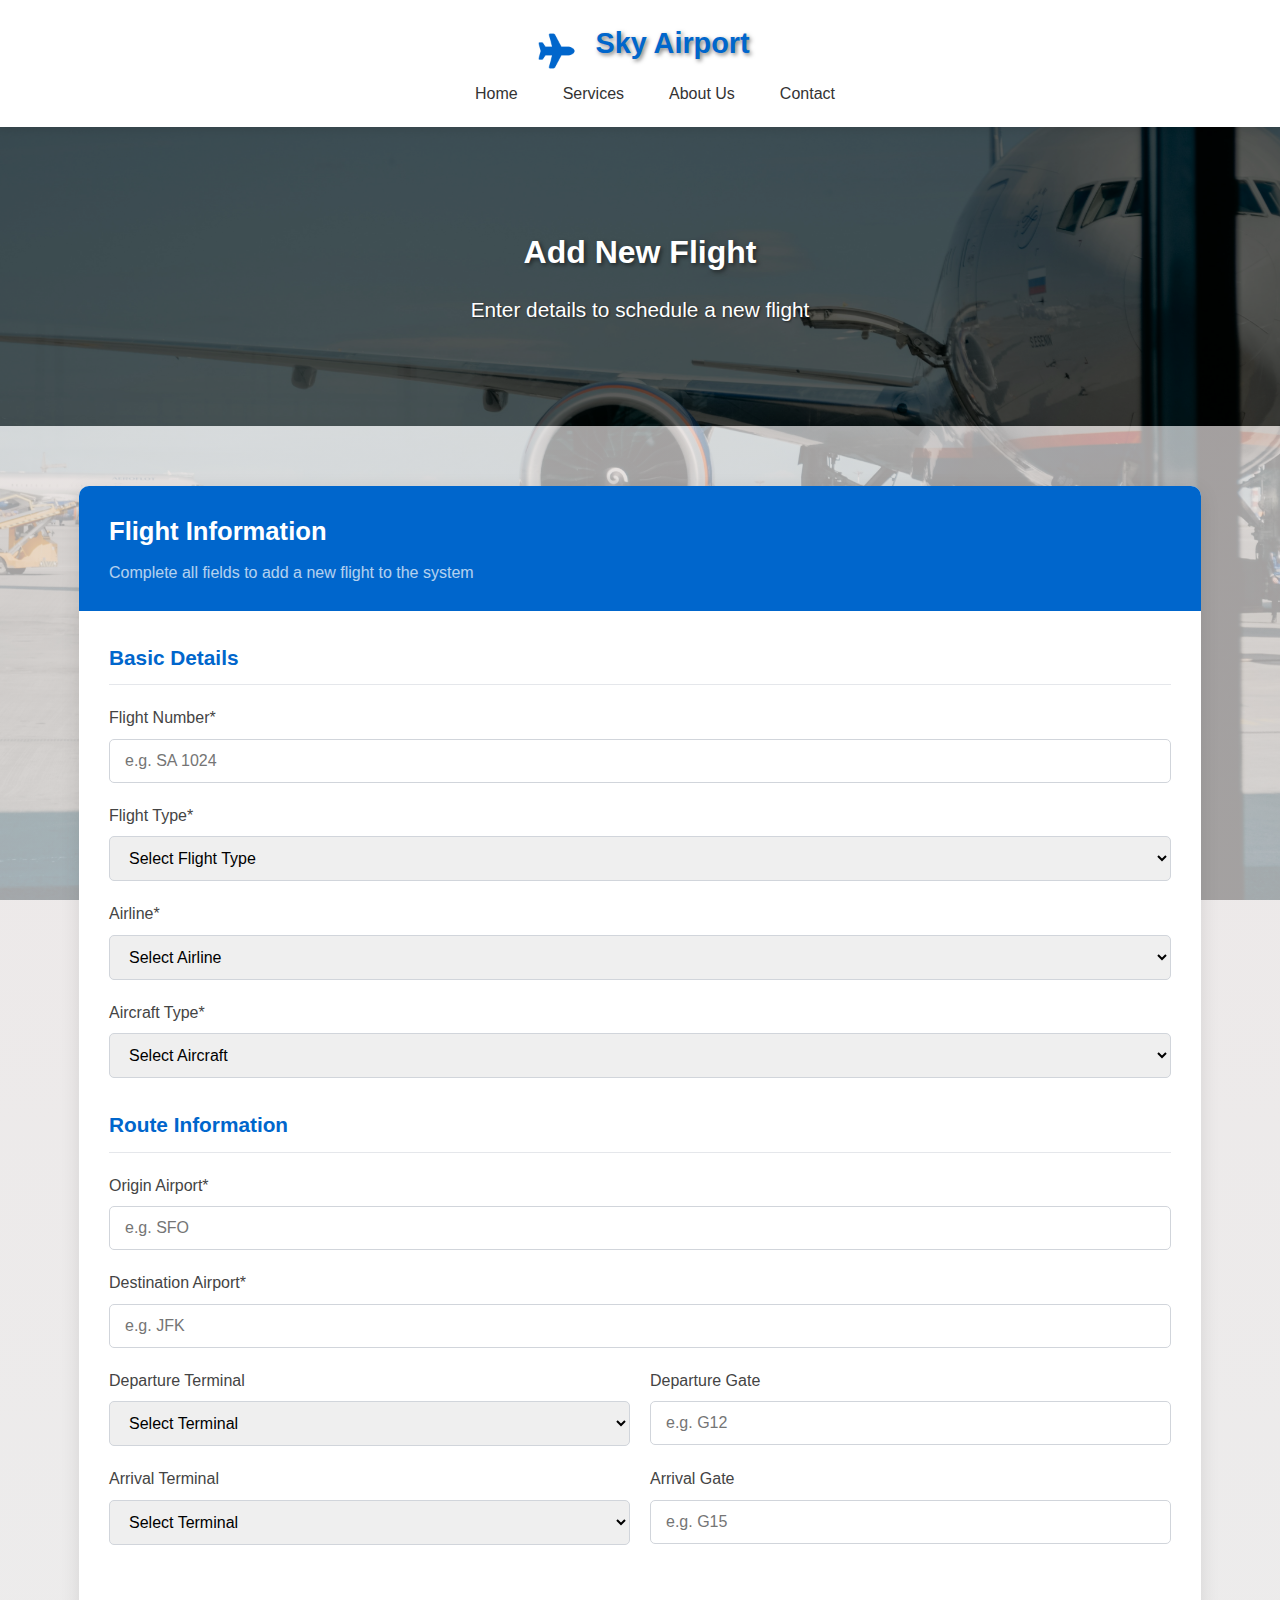
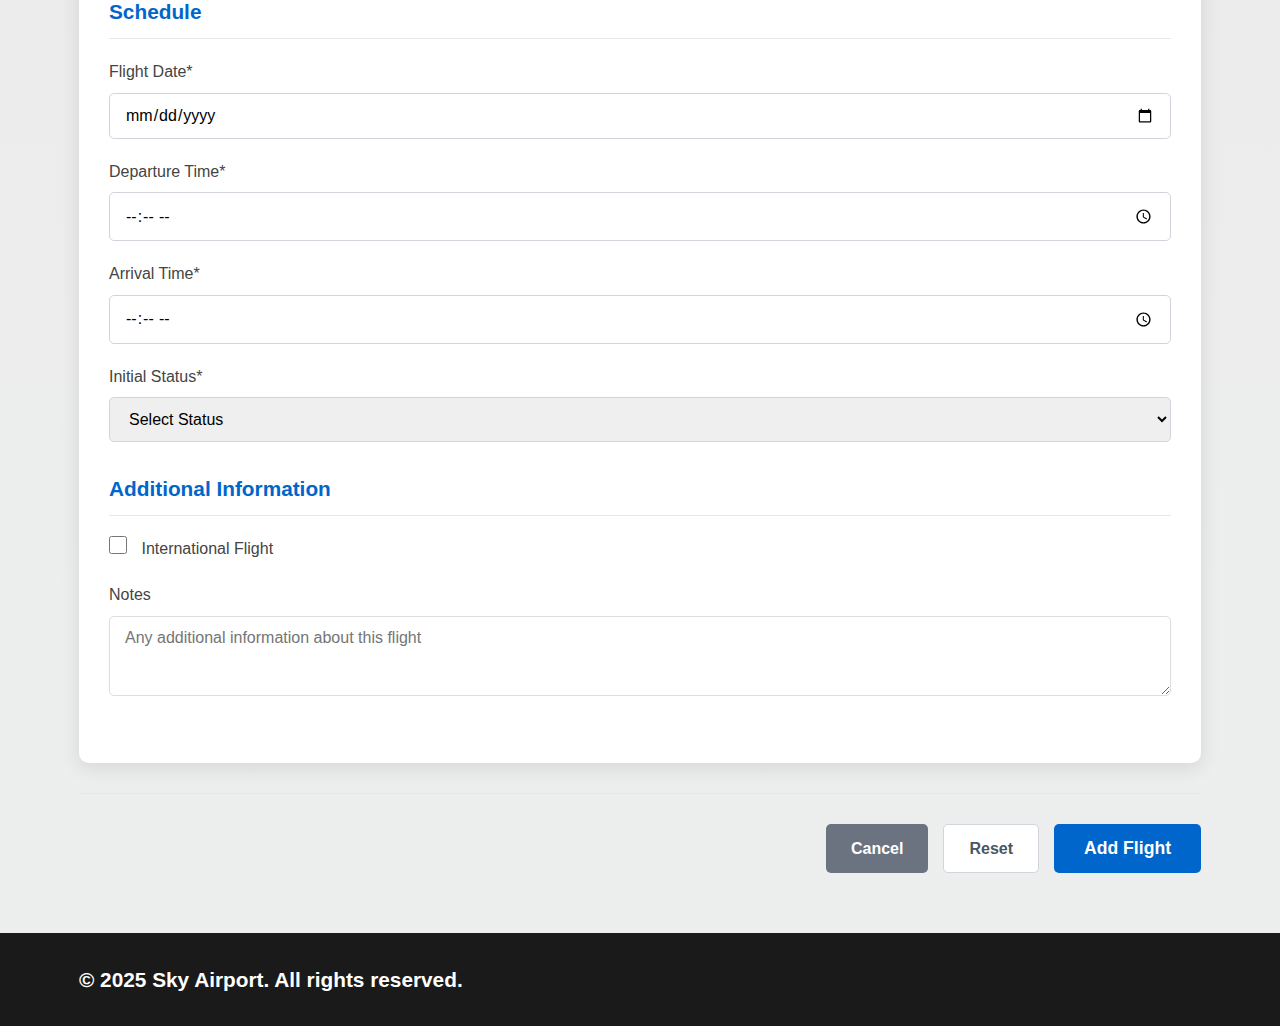
<file: add_flight.html>
<!DOCTYPE html>
<html lang="en">
<head>
    <meta charset="UTF-8">
    <meta name="viewport" content="width=device-width, initial-scale=1.0">
    <title>Add Flight</title>
    <link rel="stylesheet" href="index.css">
    <link rel="stylesheet" href="add_flight.css">
    <link rel="icon" type="image/x-icon" href="plane.png">
</head>
<body class="add-flight-page">
   <!-- Header Section -->
   <header>
    <div class="container">
        <div class="logo">
            <img src="plane.png" alt="plane" width="50" height="50">
            <h1>Sky Airport</h1>
        </div>
        <nav>
            <ul>
                <li><a href="index.html">Home</a></li>
                <li><a href="index.html#services">Services</a></li>
                <li><a href="index.html#about">About Us</a></li>
                <li><a href="index.html#contact">Contact</a></li>
            </ul>
        </nav>
    </div>
    </header>
     <!-- Page Banner -->
     <section class="page-banner">
        <div class="container">
            <h1>Add New Flight</h1>
            <p>Enter details to schedule a new flight</p>
        </div>
    </section>
     <!-- Add Flight Form Section -->
     <section class="add-flight-section">
        <div class="container">
            <div class="form-container">
                <div class="form-header">
                    <h2> Flight Information</h2>
                    <p>Complete all fields to add a new flight to the system</p>
                </div>

                <form class="add-flight-form">
                            <!-- Flight Information -->
                            <div class="form-section">
                                <h3>Basic Details</h3>

                                <div class="form-group">
                                    <label for="flightNumber">Flight Number*</label>
                                    <input type="text" id="flightNumber" name="flightNumber" placeholder="e.g. SA 1024" required>
                                </div>
                                
                                <div class="form-group">
                                    <label for="flightType">Flight Type*</label>
                                    <select id="flightType" name="flightType" required>
                                        <option value="">Select Flight Type</option>
                                        <option value="departure">Departure</option>
                                        <option value="arrival">Arrival</option>
                                    </select>
                                </div>
                                
                                <div class="form-group">
                                    <label for="airline">Airline*</label>
                                    <select id="airline" name="airline" required>
                                        <option value="">Select Airline</option>
                                        <option value="sky-airport">Sky Airport Airlines</option>
                                        <option value="delta">Delta Airlines</option>
                                        <option value="united">United Airlines</option>
                                        <option value="american">American Airlines</option>
                                        <option value="british">British Airways</option>
                                    </select>
                                </div>
                                
                                <div class="form-group">
                                    <label for="aircraft">Aircraft Type*</label>
                                    <select id="aircraft" name="aircraft" required>
                                        <option value="">Select Aircraft</option>
                                        <option value="b737">Boeing 737</option>
                                        <option value="b787">Boeing 787</option>
                                        <option value="a320">Airbus A320</option>
                                        <option value="a350">Airbus A350</option>
                                        <option value="a380">Airbus A380</option>
                                    </select>
                                </div>
                            </div>
                            
                            <!-- Route Information -->
                            <div class="form-section">
                                <h3>Route Information</h3>
                                
                                <div class="form-group">
                                    <label for="origin">Origin Airport*</label>
                                    <input type="text" id="origin" name="origin" placeholder="e.g. SFO" required>
                                </div>
                                
                                <div class="form-group">
                                    <label for="destination">Destination Airport*</label>
                                    <input type="text" id="destination" name="destination" placeholder="e.g. JFK" required>
                                </div>
                                
                                <div class="form-row">
                                    <div class="form-group">
                                        <label for="departureTerminal">Departure Terminal</label>
                                        <select id="departureTerminal" name="departureTerminal">
                                            <option value="">Select Terminal</option>
                                            <option value="t1">Terminal 1</option>
                                            <option value="t2">Terminal 2</option>
                                            <option value="t3">Terminal 3</option>
                                        </select>
                                    </div>
                                    
                                    <div class="form-group">
                                        <label for="departureGate">Departure Gate</label>
                                        <input type="text" id="departureGate" name="departureGate" placeholder="e.g. G12">
                                    </div>
                                </div>
                                
                                <div class="form-row">
                                    <div class="form-group">
                                        <label for="arrivalTerminal">Arrival Terminal</label>
                                        <select id="arrivalTerminal" name="arrivalTerminal">
                                            <option value="">Select Terminal</option>
                                            <option value="t1">Terminal 1</option>
                                            <option value="t2">Terminal 2</option>
                                            <option value="t3">Terminal 3</option>
                                        </select>
                                    </div>
                                    
                                    <div class="form-group">
                                        <label for="arrivalGate">Arrival Gate</label>
                                        <input type="text" id="arrivalGate" name="arrivalGate" placeholder="e.g. G15">
                                    </div>
                                </div>
                            </div>
                         <!-- Schedule Information -->
                        <div class="form-section">
                            <h3>Schedule</h3>
                            
                            <div class="form-group">
                                <label for="flightDate">Flight Date*</label>
                                <input type="date" id="flightDate" name="flightDate" required>
                            </div>
                        
                                <div class="form-group">
                                    <label for="departureTime">Departure Time*</label>
                                    <input type="time" id="departureTime" name="departureTime" required>
                                </div>
                                
                                <div class="form-group">
                                    <label for="arrivalTime">Arrival Time*</label>
                                    <input type="time" id="arrivalTime" name="arrivalTime" required>
                                </div>
                           
                            <div class="form-group">
                                <label for="status">Initial Status*</label>
                                <select id="status" name="status" required>
                                    <option value="">Select Status</option>
                                    <option value="scheduled">Scheduled</option>
                                    <option value="on-time">On Time</option>
                                    <option value="delayed">Delayed</option>
                                </select>
                            </div>
                        </div>
                        
                        <!-- Additional Information -->
                        <div class="form-section">
                            <h3>Additional Information</h3>
                            <div class="form-group checkbox-group">
                                <label class="checkbox-container">
                                    <input type="checkbox" id="isInternational" name="isInternational">
                                    <span class="checkbox-text">International Flight</span>
                                </label>
                            </div>
                            
                            <div class="form-group">
                                <label for="notes">Notes</label>
                                <textarea id="notes" name="notes" rows="3" placeholder="Any additional information about this flight"></textarea>
                            </div>
                        </div>
            </div>
                    
         <!-- Form Actions -->
             <div class="form-actions">
                 <button type="button" class="btn cancel" >
                    <a href="Flight_management.html">Cancel</a>       
                  </button>
                    <button type="reset" class="btn reset">
                        <a href="add_flight.html">Reset</a>       
                        </button>
                        <button type="submit" class="btn"> Add Flight </button>
             </div>
         </form>
     </div>
    </section>  
 <!-- Footer -->
 <footer>
    <div class="container">     
         <h3>&copy; 2025 Sky Airport. All rights reserved.</h3>
   </div>
</footer>
</body>
</html>
</file>
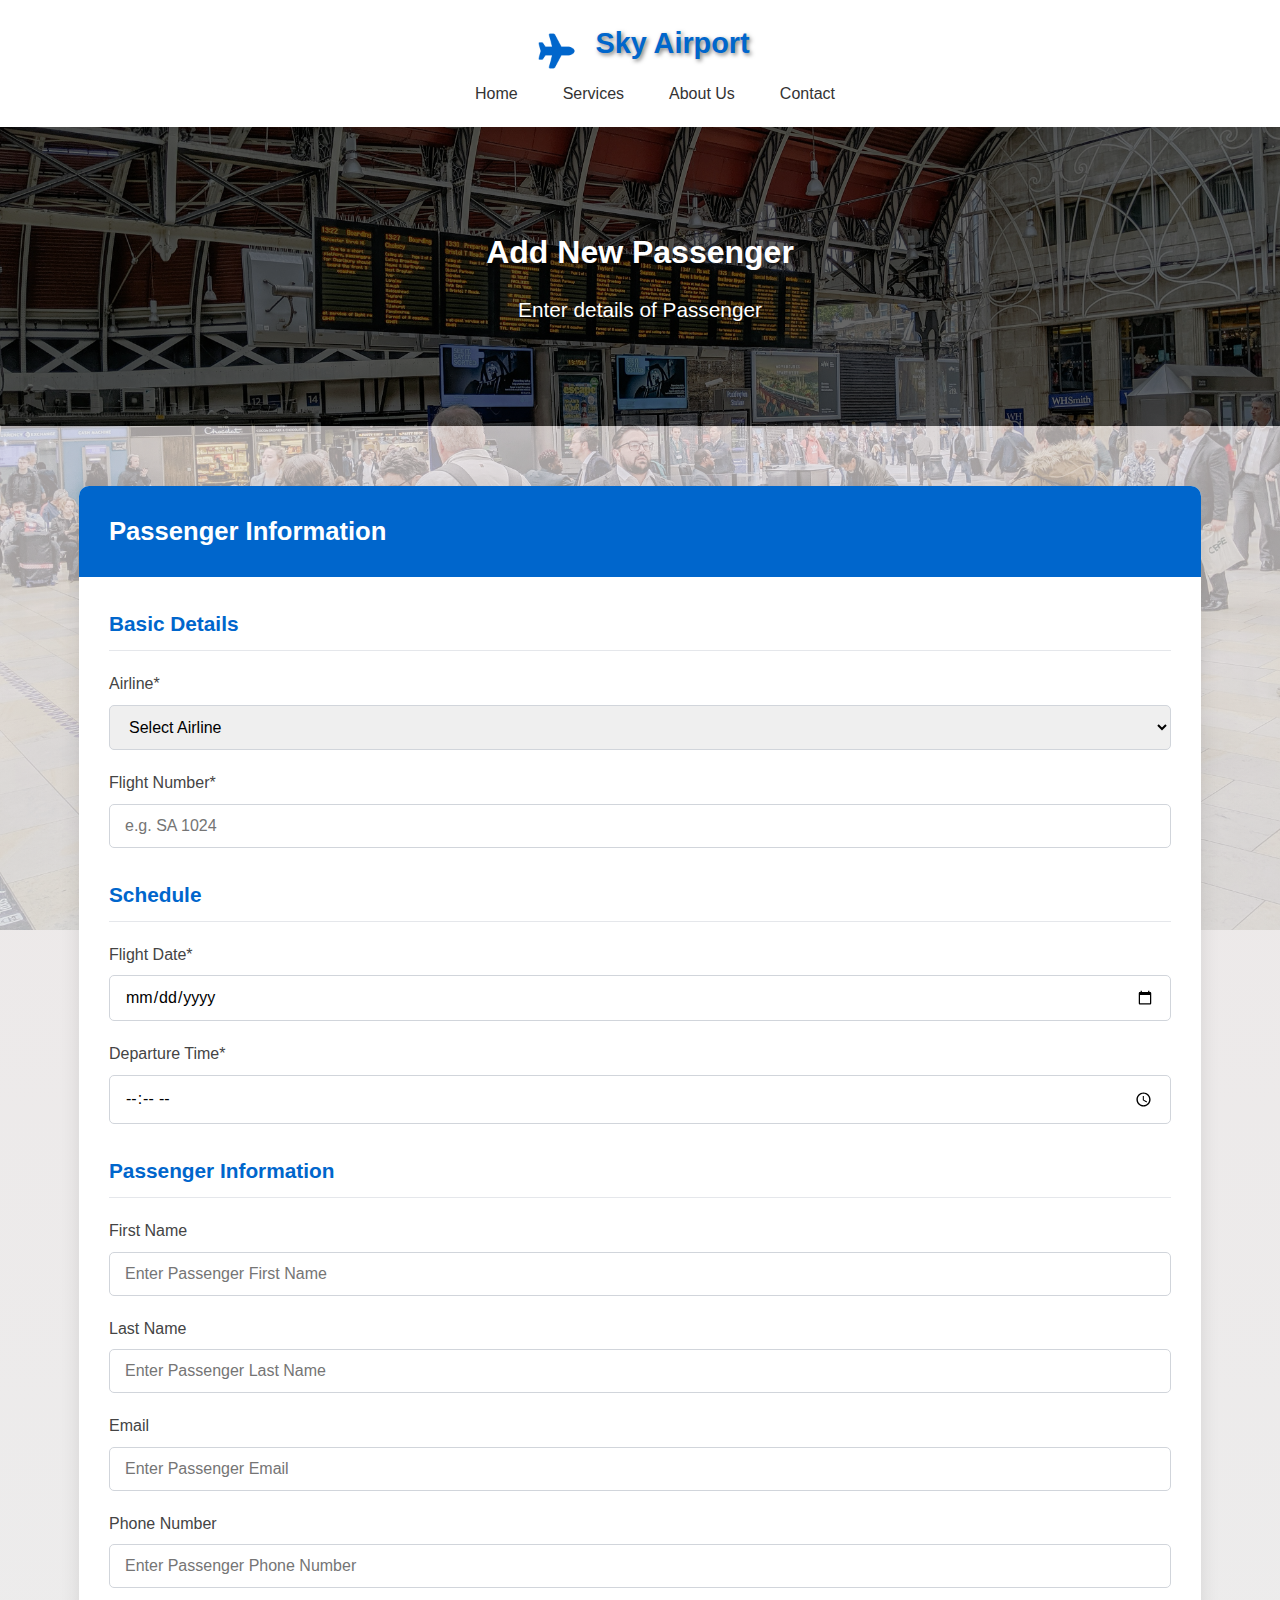
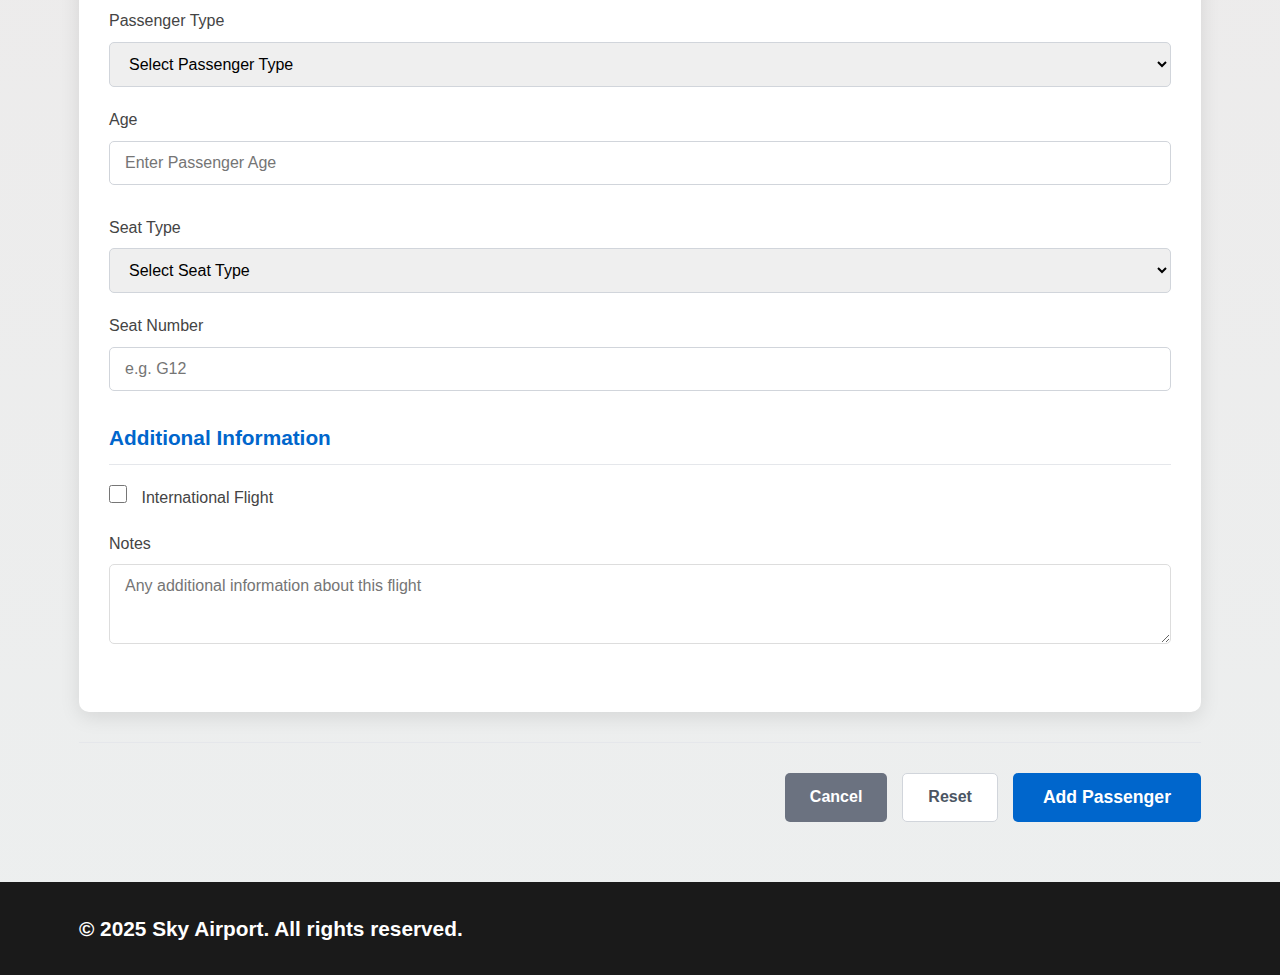
<file: add_passenger.html>
<!DOCTYPE html>
<html lang="en">
<head>
    <meta charset="UTF-8">
    <meta name="viewport" content="width=device-width, initial-scale=1.0">
    <title>Add Passenger</title>
    <link rel="stylesheet" href="index.css">
    <link rel="stylesheet" href="add_passenger.css">
    <link rel="icon" type="image/x-icon" href="plane.png">
</head>
<body class="add-passenger-page">
    <!-- Header Section -->
   <header>
    <div class="container">
        <div class="logo">
            <img src="plane.png" alt="plane" width="50" height="50">
            <h1>Sky Airport</h1>
        </div>
        <nav>
            <ul>
                <li><a href="index.html">Home</a></li>
                <li><a href="index.html#services">Services</a></li>
                <li><a href="index.html#about">About Us</a></li>
                <li><a href="index.html#contact">Contact</a></li>
            </ul>
        </nav>
    </div>
    </header>
     <!-- Page Banner -->
     <section class="page-banner">
        <div class="container">
            <h1>Add New Passenger</h1>
            <p>Enter details of Passenger</p>
        </div>
    </section>
     <!-- Add Flight Form Section -->
     <section class="add-flight-section">
        <div class="container">
            <div class="form-container">
                <div class="form-header">
                    <h2> Passenger Information</h2>
                </div>

                <form class="add-flight-form">
                            <!-- Flight Information -->
                            <div class="form-section">
                                <h3>Basic Details</h3>

                                <div class="form-group">
                                    <label for="airline">Airline*</label>
                                    <select id="airline" name="airline" required>
                                        <option value="">Select Airline</option>
                                        <option value="sky-airport">Sky Airport Airlines</option>
                                        <option value="delta">Delta Airlines</option>
                                        <option value="united">United Airlines</option>
                                        <option value="american">American Airlines</option>
                                        <option value="british">British Airways</option>
                                    </select>
                                </div>

                                <div class="form-group">
                                    <label for="flightNumber">Flight Number*</label>
                                    <input type="text" id="flightNumber" name="flightNumber" placeholder="e.g. SA 1024" required>
                                </div>
                                
        
                            </div>

                               <!-- Schedule Information -->
                        <div class="form-section">
                            <h3>Schedule</h3>
                            
                            <div class="form-group">
                                <label for="flightDate">Flight Date*</label>
                                <input type="date" id="flightDate" name="flightDate" required>
                            </div>
                        
                                <div class="form-group">
                                    <label for="departureTime">Departure Time*</label>
                                    <input type="time" id="departureTime" name="departureTime" required>
                                </div>
                        </div>
                            
                            <!-- Route Information -->
                            <div class="form-section">
                                <h3>Passenger Information</h3>
                                
                                <div class="form-group">
                                    <label for="First Name">First Name</label>
                                    <input type="text" id="First Name" name="First Name" placeholder="Enter Passenger First Name" required>
                                </div>
                                
                                <div class="form-group">
                                    <label for="Last Name">Last Name</label>
                                    <input type="text" id="Last Name" name="Last Name" placeholder="Enter Passenger Last Name" required>
                                </div>
                                
                                <div class="form-group">
                                    <label for="Email">Email</label>
                                    <input type="text" id="Email" name="Email" placeholder="Enter Passenger Email" required>
                                </div>

                                <div class="form-group">
                                    <label for="Mobile">Phone Number</label>
                                    <input type="text" id="Mobile" name="Mobile" placeholder="Enter Passenger Phone Number" required>
                                </div>
                                
                                <div class="form-section">
                                    <div class="form-group">
                                        <label for="Passenger Type">Passenger Type</label>
                                        <select id="Passenger Type" name="Passenger Type">
                                            <option value="">Select Passenger Type</option>
                                            <option value="p1">Adult(12 Years or more older)</option>
                                            <option value="p2">Child(2 Years or more older)</option>
                                            <option value="p3">Infant</option>
                                        </select>
                                    </div>
                                    
                                    <div class="form-group">
                                        <label for="Age">Age</label>
                                        <input type="text" id="Age" name="Age" placeholder="Enter Passenger Age">
                                    </div>
                                </div>

                                <div class="form-section">
                                    <div class="form-group">
                                        <label for="Seat Type">Seat Type</label>
                                        <select id="Seat Type" name="Seat Type">
                                            <option value="">Select Seat Type</option>
                                            <option value="f1">Economy</option>
                                            <option value="f2">Premium Economy</option>
                                            <option value="f3">Business</option>
                                            <option value="f4">First Class</option>
                                        </select>
                                    </div>
                                    
                                    <div class="form-group">
                                        <label for="Seat Number">Seat Number</label>
                                        <input type="text" id="Seat Number" name="Seat Number" placeholder="e.g. G12">
                                    </div>
                                </div>
                            </div>
                      
                        
                        <!-- Additional Information -->
                        <div class="form-section">
                            <h3>Additional Information</h3>
                            <div class="form-group checkbox-group">
                                <label class="checkbox-container">
                                    <input type="checkbox" id="isInternational" name="isInternational">
                                    <span class="checkbox-text">International Flight</span>
                                </label>
                            </div>
                            
                            <div class="form-group">
                                <label for="notes">Notes</label>
                                <textarea id="notes" name="notes" rows="3" placeholder="Any additional information about this flight"></textarea>
                            </div>
                        </div>
            </div>
                    
         <!-- Form Actions -->
             <div class="form-actions">
                 <button type="button" class="btn cancel" >
                    <a href="passenger_information.html">Cancel</a>       
                  </button>
                    <button type="reset" class="btn reset">
                        <a href="add_passenger.html">Reset</a>       
                        </button>
                        <button type="submit" class="btn"> Add Passenger </button>
             </div>
         </form>
     </div>
    </section>  
    <!-- Footer -->
 <footer>
    <div class="container">     
         <h3>&copy; 2025 Sky Airport. All rights reserved.</h3>
   </div>
</footer>
</body>
</html>
</file>
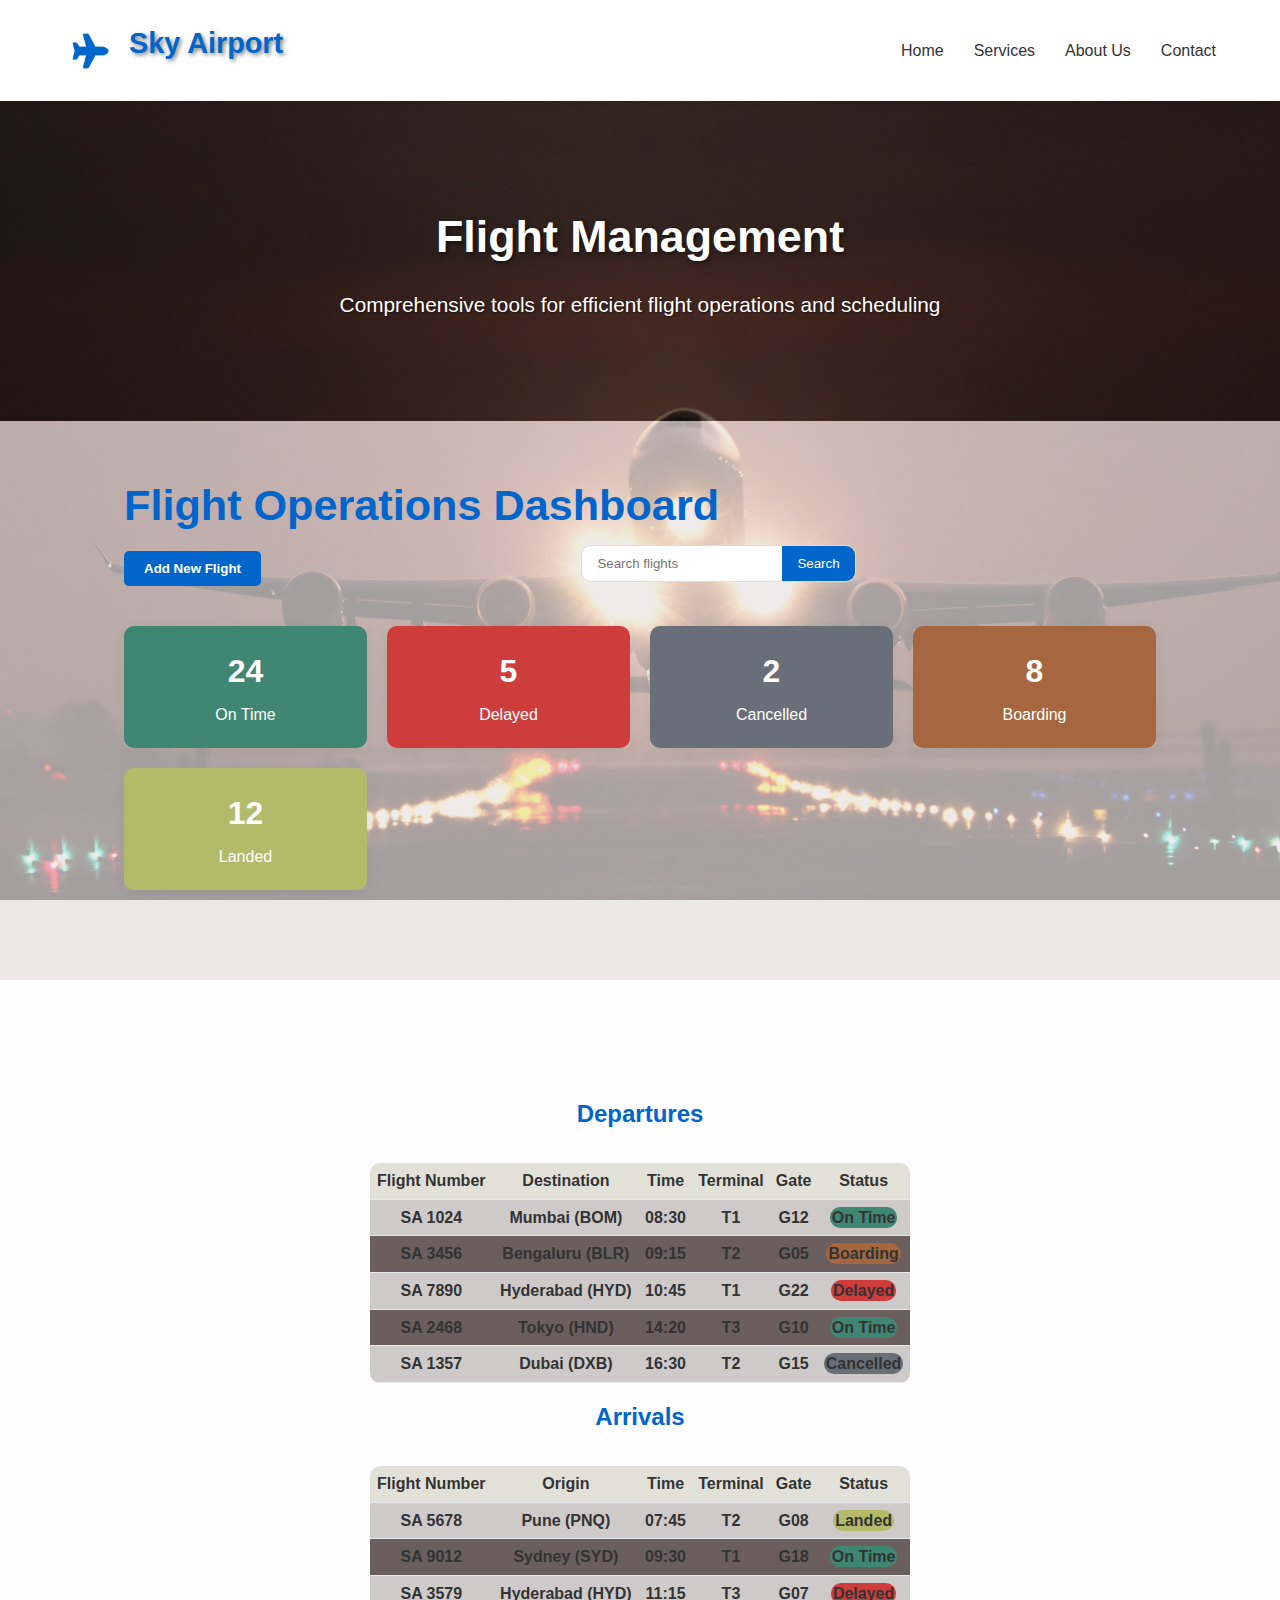
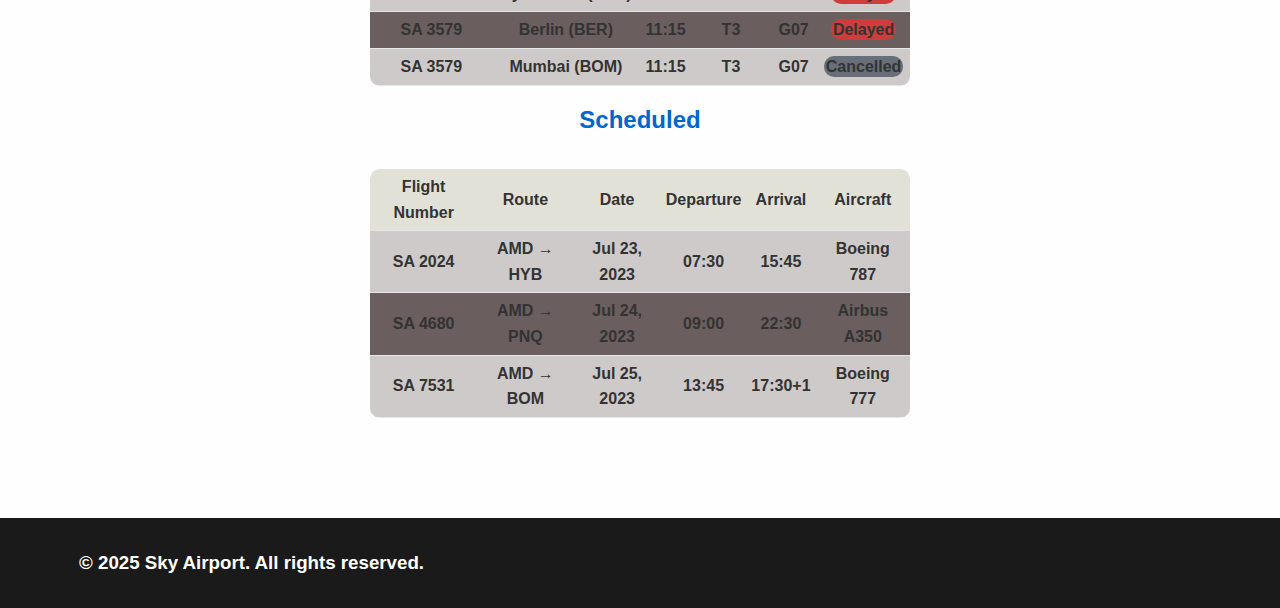
<file: Flight_management.html>
<!DOCTYPE html>
<html lang="en">
<head>
    <meta charset="UTF-8">
    <meta name="viewport" content="width=device-width, initial-scale=1.0">
    <title>Fight Management</title>
    <link rel="stylesheet" href="index.css">
    <link rel="stylesheet" href="Flight_management.css">
    <link rel="icon" type="image/x-icon" href="plane.png">
</head>
<body class="Fight_management_page">
      <!-- Header Section -->
      <header>
        <div class="container">
            <div class="logo">
                <img src="plane.png" alt="plane" width="50" height="50">
                <h1>Sky Airport</h1>
            </div>
            <nav>
                <ul>
                    <li><a href="index.html">Home</a></li>
                    <li><a href="index.html#services">Services</a></li>
                    <li><a href="index.html#about">About Us</a></li>
                    <li><a href="index.html#contact">Contact</a></li>
                </ul>
            </nav>
        </div>
        </header>
        <!-- Page Banner -->
        <section class="page-banner">
            <div class="container">
                <h1>Flight Management</h1>
                <p>Comprehensive tools for efficient flight operations and scheduling</p>
            </div>
        </section>
        <!--Dashboard-->
        <section class="dashboard">
            <div class="container">
                <div class="dashboard-header">
                    <h2>Flight Operations Dashboard</h2>
                    <div class="dashboard-actions">
                       <a href="add_flight.html"> <button class="add_flight">Add New Flight</button></a>
                        <div class="search-box">
                            <input type="text" placeholder="Search flights">
                            <button>Search</button>
                        </div>
                    </div>
                </div>
         <!-- Flight Status Overview -->
         <div class="status-overview">
            <div class="on-time">
             <div class="status-card">
                     <div class="status-details">
                          <h3>24</h3>
                           <p>On Time</p>
                     </div>
                 </div>
             </div>
                  <div class="delayed">
                    <div class="status-card">
                        <div class="status-details">
                            <h3>5</h3>
                            <p>Delayed</p>
                        </div>
                    </div>
                    </div>
                <div class="cancelled">
                    <div class="status-card">
                        <div class="status-details">
                            <h3>2</h3>
                            <p>Cancelled</p>
                        </div>
                    </div>
                </div>
                <div class="boarding">
                    <div class="status-card">
                        <div class="status-details">
                            <h3>8</h3>
                            <p>Boarding</p>
                        </div>
                    </div>
                </div>
                <div class="landed">
                    <div class="status-card">
                        <div class="status-details">
                            <h3>12</h3>
                            <p>Landed</p>
                        </div>
                    </div>
                </div>
         </div>
      </div>
  </section>  
  <div class="status-background">    
  <!--Departures-->
  <div class="status">
    <h2>Departures</h2>
    <table>
    <thead>
        <tr>
            <th>Flight Number</th>
            <th>Destination</th>
            <th>Time</th>
            <th>Terminal</th>
            <th>Gate</th>
            <th>Status</th>
        </tr>
    </thead>
    <tbody>
        <tr>
            <td>SA 1024</td>
            <td>Mumbai (BOM)</td>
            <td>08:30</td>
            <td>T1</td>
            <td>G12</td>
            <td><span class="status-on-time">On Time</span></td>
        </tr>
        <tr>
            <td>SA 3456</td>
            <td>Bengaluru (BLR)</td>
            <td>09:15</td>
            <td>T2</td>
            <td>G05</td>
            <td><span class="status-boarding">Boarding</span></td>
        </tr>
        <tr>
            <td>SA 7890</td>
            <td>Hyderabad (HYD)</td>
            <td>10:45</td>
            <td>T1</td>
            <td>G22</td>
            <td><span class="status-delayed">Delayed</span></td>
        </tr>
        <tr>
            <td>SA 2468</td>
            <td>Tokyo (HND)</td>
            <td>14:20</td>
            <td>T3</td>
            <td>G10</td>
            <td><span class="status-on-time">On Time</span></td>
        </tr>
        <tr>
            <td>SA 1357</td>
            <td>Dubai (DXB)</td>
            <td>16:30</td>
            <td>T2</td>
            <td>G15</td>
            <td><span class="status-cancelled">Cancelled</span></td>
        </tr>
    </tbody>
</table>
  <!--Arrivals-->
    <h2>Arrivals</h2>
  <table>
    <thead>
        <tr>
            <th>Flight Number</th>
            <th>Origin</th>
            <th>Time</th>
            <th>Terminal</th>
            <th>Gate</th>
            <th>Status</th>
        </tr>
    </thead>
    <tbody>
        <tr>
            <td>SA 5678</td>
            <td>Pune (PNQ)</td>
            <td>07:45</td>
            <td>T2</td>
            <td>G08</td>
            <td><span class="status-landed">Landed</span></td>
        </tr>
        <tr>
            <td>SA 9012</td>
            <td>Sydney (SYD)</td>
            <td>09:30</td>
            <td>T1</td>
            <td>G18</td>
            <td><span class="status-on-time">On Time</span></td>
        </tr>
        <tr>
            <td>SA 3579</td>
            <td>Hyderabad (HYD)</td>
            <td>11:15</td>
            <td>T3</td>
            <td>G07</td>
            <td><span class="status-delayed">Delayed</span></td>
        </tr>
        <tr>
            <td>SA 3579</td>
            <td>Berlin (BER)</td>
            <td>11:15</td>
            <td>T3</td>
            <td>G07</td>
            <td><span class="status-delayed">Delayed</span></td>
        </tr>
        <tr>
            <td>SA 3579</td>
            <td>Mumbai (BOM)</td>
            <td>11:15</td>
            <td>T3</td>
            <td>G07</td>
            <td><span class="status-cancelled">Cancelled</span></td>
        </tr>
    </tbody>
  </table>
  <!--Scheduled -->
  <h2>Scheduled</h2>
  <table>
    <thead>
        <tr>
            <th>Flight Number</th>
            <th>Route</th>
            <th>Date</th>
            <th>Departure</th>
            <th>Arrival</th>
            <th>Aircraft</th>
        </tr>
    </thead>
    <tbody>
        <tr>
            <td>SA 2024</td>
            <td>AMD → HYB</td>
            <td>Jul 23, 2023</td>
            <td>07:30</td>
            <td>15:45</td>
            <td>Boeing 787</td>
        </tr>
        <tr>
            <td>SA 4680</td>
            <td>AMD → PNQ</td>
            <td>Jul 24, 2023</td>
            <td>09:00</td>
            <td>22:30</td>
            <td>Airbus A350</td>
        </tr>
        <tr>
            <td>SA 7531</td>
            <td>AMD → BOM</td>
            <td>Jul 25, 2023</td>
            <td>13:45</td>
            <td>17:30+1</td>
            <td>Boeing 777</td>
        </tr>
    </tbody>
  </table>
  </div>
</div>
   <!-- Footer -->
  <footer>
    <div class="container">     
         <h3>&copy; 2025 Sky Airport. All rights reserved.</h3>
   </div>
</footer>
</body>
</html>
</file>
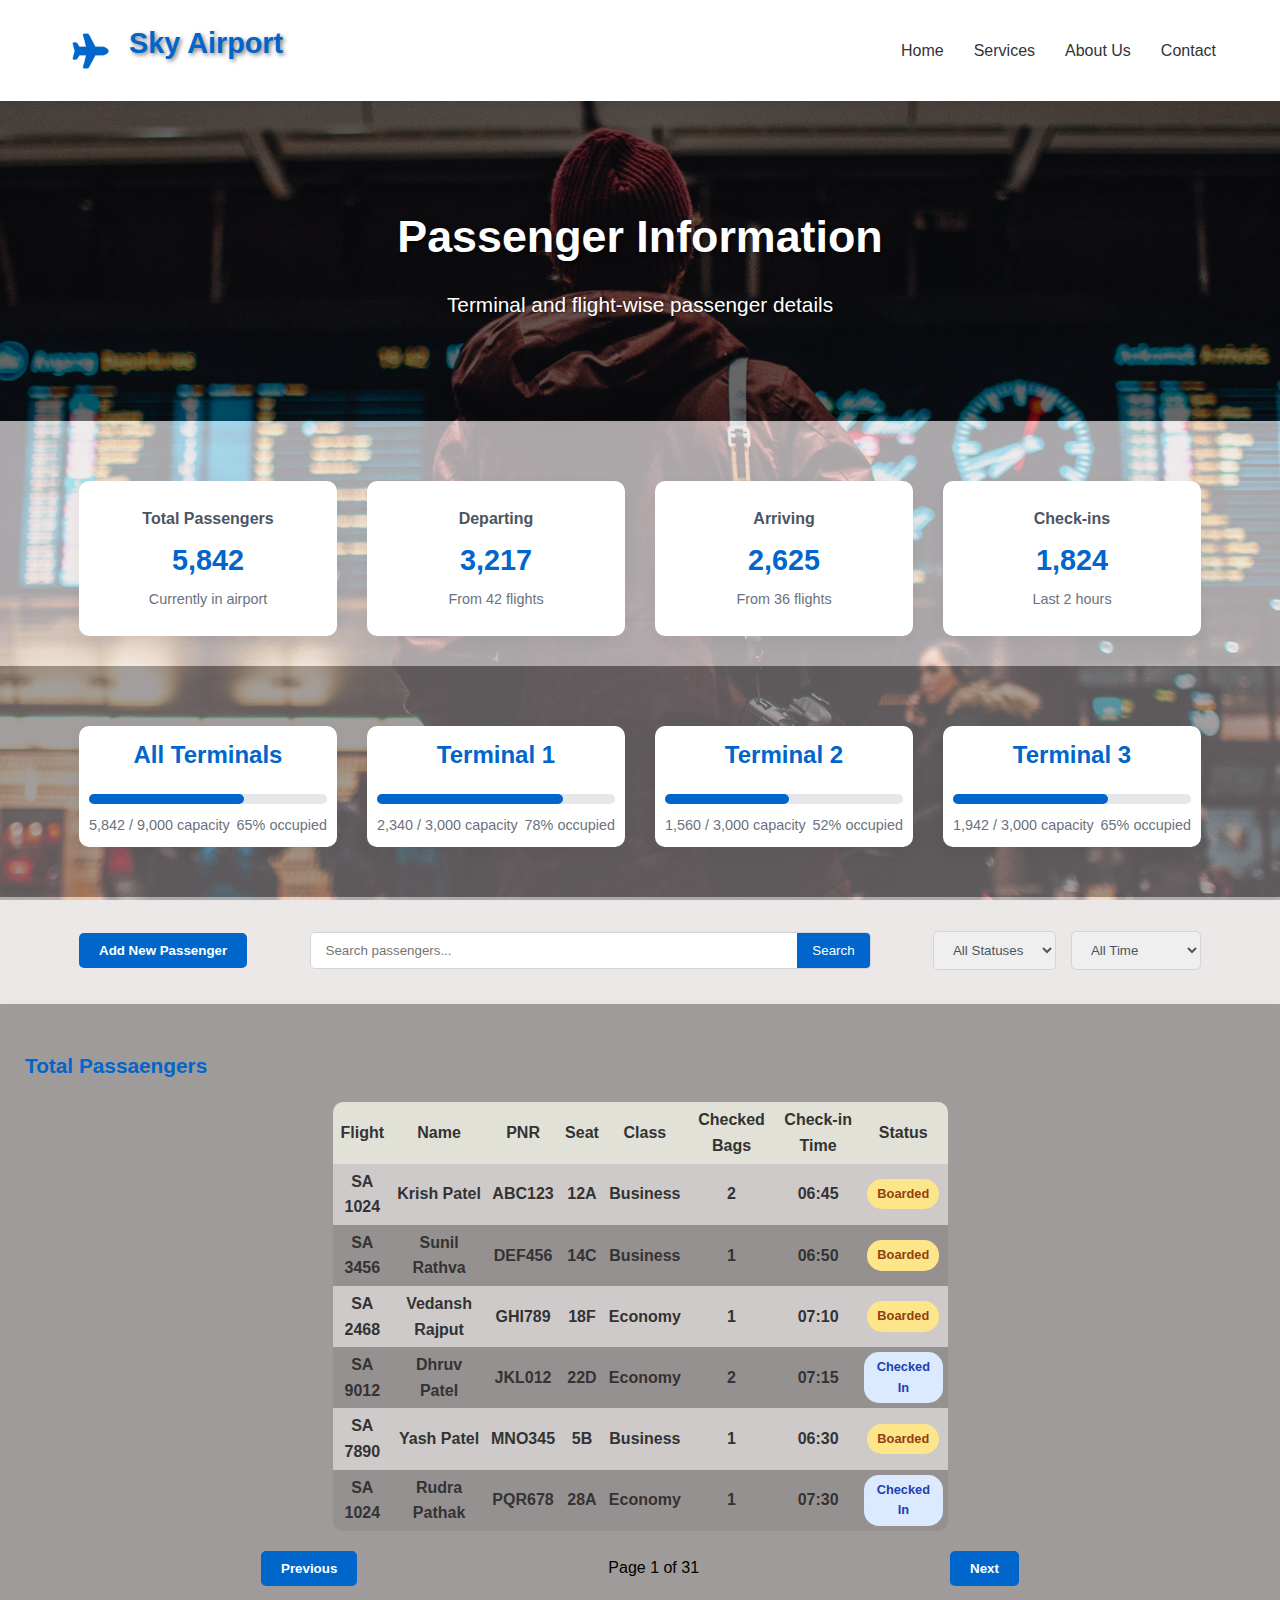
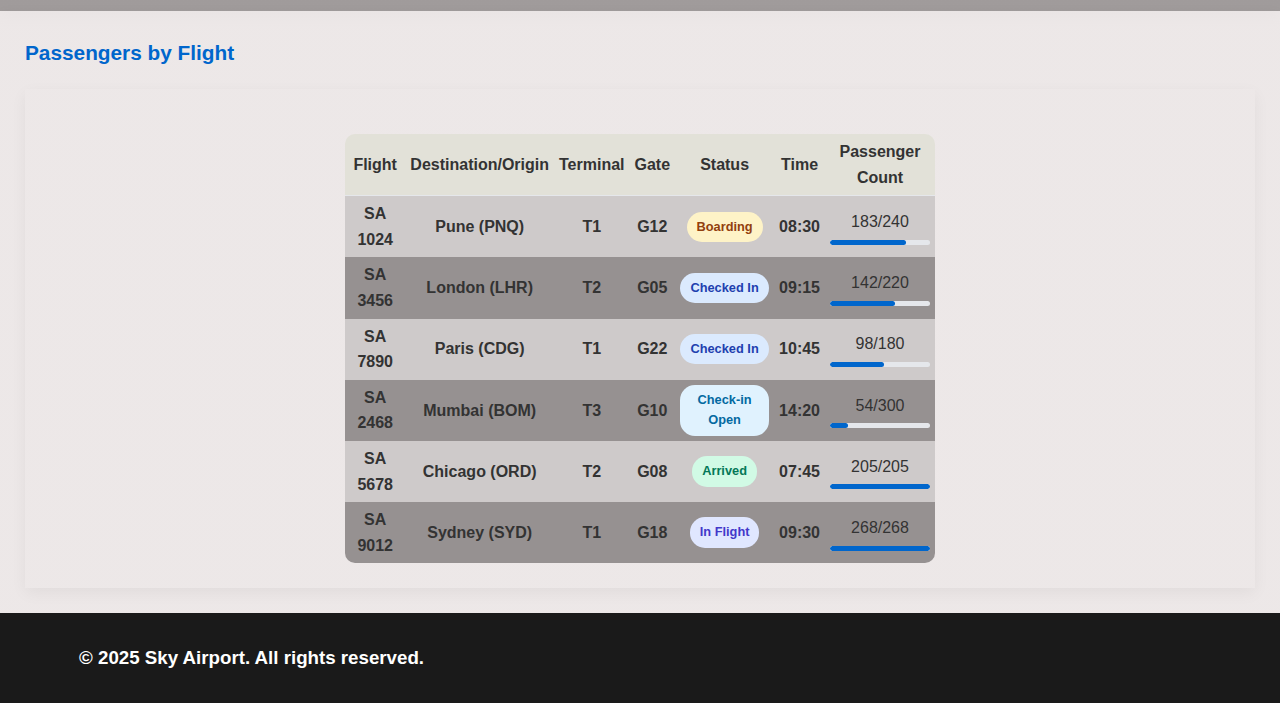
<file: passenger_information.html>
<!DOCTYPE html>
<html lang="en">
<head>
    <meta charset="UTF-8">
    <meta name="viewport" content="width=device-width, initial-scale=1.0">
    <title>Passenger Information</title>
    <link rel="stylesheet" href="index.css">
    <link rel="stylesheet" href="passenger_information.css">
    <link rel="icon" type="image/x-icon" href="plane.png">
</head>
<body class="passenger-information-page">
    <!-- Header Section -->
    <header>
        <div class="container">
            <div class="logo">
                <img src="plane.png" alt="plane" width="50" height="50">
                <h1>Sky Airport</h1>
            </div>
            <nav>
                <ul>
                    <li><a href="index.html">Home</a></li>
                    <li><a href="index.html#services">Services</a></li>
                    <li><a href="index.html#about">About Us</a></li>
                    <li><a href="index.html#contact">Contact</a></li>
                </ul>
            </nav>
        </div>
        </header>

      <!-- Page Banner -->
      <section class="page-banner">
        <div class="container">
            <h1>Passenger Information</h1>
            <p>Terminal and flight-wise passenger details</p>
        </div>
    </section>
     <!-- Dashboard Summary -->
     <section class="dashboard-summary">
        <div class="container">
            <div class="summary-grid">
                <div class="summary-card">
                        <h3>Total Passengers</h3>
                        <p class="data-value">5,842</p>
                        <p class="data-info">Currently in airport</p>
                </div>
                
                <div class="summary-card">
                        <h3>Departing</h3>
                        <p class="data-value">3,217</p>
                        <p class="data-info">From 42 flights</p>
                </div>
                
                <div class="summary-card">
                        <h3>Arriving</h3>
                        <p class="data-value">2,625</p>
                        <p class="data-info">From 36 flights</p>
                </div>
                
                <div class="summary-card">
                        <h3>Check-ins</h3>
                        <p class="data-value">1,824</p>
                        <p class="data-info">Last 2 hours</p>
                </div>
            </div>
        </div>
    </section>
                <!-- Terminal Statistics -->
                <section class="terminal-summary">
                    <div class="container">
                <div class="terminal-grid">
                    <div class="terminal-card" id="all-terminal">
                        <div class="terminal-info">
                            <h3>All Terminals</h3>
                            <div class="progress-bar">
                                <div class="progress" style="width: 65%;"></div>
                            </div>
                            <div class="terminal-capacity">
                                <p>5,842 / 9,000 capacity</p>
                                <p>65% occupied</p>
                            </div>
                        </div>
                    </div>
                    
                    <div class="terminal-card " id="t1-terminal">
                        <div class="terminal-info">
                            <h3>Terminal 1</h3>
                            <div class="progress-bar">
                                <div class="progress" style="width: 78%;"></div>
                            </div>
                            <div class="terminal-capacity">
                                <span>2,340 / 3,000 capacity</span>
                                <span>78% occupied</span>
                            </div>
                        </div>
                    </div>
                    
                    <div class="terminal-card " id="t2-terminal">
                        <div class="terminal-info">
                            <h3>Terminal 2</h3>
                            <div class="progress-bar">
                                <div class="progress" style="width: 52%;"></div>
                            </div>
                            <div class="terminal-capacity">
                                <span>1,560 / 3,000 capacity</span>
                                <span>52% occupied</span>
                            </div>
                        </div>
                    </div>
                    
                    <div class="terminal-card" id="t3-terminal">
                        <div class="terminal-info">
                            <h3>Terminal 3</h3>
                            <div class="progress-bar">
                                <div class="progress" style="width: 65%;"></div>
                            </div>
                            <div class="terminal-capacity">
                                <span>1,942 / 3,000 capacity</span>
                                <span>65% occupied</span>
                            </div>
                        </div>
                    </div>
                </div>
            </div>
            </section>
            <!-- Terminal Passengers Section -->
        <section class="terminal-passengers">
            <div class="container">
                <!-- Search and Filter -->
                <div class="search-filter">
                    <a href="add_passenger.html"> <button class="add_passenger">Add New Passenger</button></a>
                    <div class="search-box">
                        <input type="text" placeholder="Search passengers...">
                        <button>Search</button>
                    </div>
                    <div class="filter-options">
                        <select id="statusFilter">
                            <option value="all">All Statuses</option>
                            <option value="checked-in">Checked In</option>
                            <option value="boarding">Boarding</option>
                            <option value="departed">Departed</option>
                            <option value="arrived">Arrived</option>
                        </select>
                        <select id="timeRangeFilter">
                            <option value="all">All Time</option>
                            <option value="next-1h">Next 1 Hour</option>
                            <option value="next-3h">Next 3 Hours</option>
                            <option value="today">Today</option>
                        </select>
                    </div>
                </div>
          </div>    
        </section> 
         <!-- Passenger List Table -->
        <div class="passenger-detail">
         <div class="table-wrapper">
            <h3>Total Passaengers</h3>
            <table class="passenger-detail-table">
                <thead>
                    <tr>
                        <th>Flight</th>
                        <th>Name</th>
                        <th>PNR</th>
                        <th>Seat</th>
                        <th>Class</th>
                        <th>Checked Bags</th>
                        <th>Check-in Time</th>
                        <th>Status</th>
                    </tr>
                </thead>
                <tbody>
                    <tr>
                        <td>SA 1024</td>
                        <td>Krish Patel</td>
                        <td>ABC123</td>
                        <td>12A</td>
                        <td>Business</td>
                        <td>2</td>
                        <td>06:45</td>
                        <td><span class="status boarded">Boarded</span></td>
                    </tr>
                    <tr>
                        <td>SA 3456</td>
                        <td>Sunil Rathva</td>
                        <td>DEF456</td>
                        <td>14C</td>
                        <td>Business</td>
                        <td>1</td>
                        <td>06:50</td>
                        <td><span class="status boarded">Boarded</span></td>
                    </tr>
                    <tr>
                        <td>SA 2468</td>
                        <td>Vedansh Rajput</td>
                        <td>GHI789</td>
                        <td>18F</td>
                        <td>Economy</td>
                        <td>1</td>
                        <td>07:10</td>
                        <td><span class="status boarded">Boarded</span></td>
                    </tr>
                    <tr>
                        <td>SA 9012	</td>
                        <td>Dhruv Patel</td>
                        <td>JKL012</td>
                        <td>22D</td>
                        <td>Economy</td>
                        <td>2</td>
                        <td>07:15</td>
                        <td><span class="status checked-in">Checked In</span></td>
                    </tr>
                    <tr>
                        <td>SA 7890</td>
                        <td>Yash Patel</td>
                        <td>MNO345</td>
                        <td>5B</td>
                        <td>Business</td>
                        <td>1</td>
                        <td>06:30</td>
                        <td><span class="status boarded">Boarded</span></td>
                    </tr>
                    <tr>
                        <td>SA 1024</td>
                        <td>Rudra Pathak</td>
                        <td>PQR678</td>
                        <td>28A</td>
                        <td>Economy</td>
                        <td>1</td>
                        <td>07:30</td>
                        <td><span class="status checked-in">Checked In</span></td>
                    </tr>
                </tbody>
            </table>
        <div class="modal-pagination">
            <button class="pagination-btn">Previous</button>
            <span class="pagination-info">Page 1 of 31</span>
            <button class="pagination-btn">Next</button>
        </div>
</div>
</div>
                <!-- Passenger List  -->
                <div class="passenger-list-container">
                    <h3>Passengers by Flight</h3>
                    <div class="table-wrapper">
                        <table class="passenger-table">
                            <thead>
                                <tr>
                                    <th>Flight</th>
                                    <th>Destination/Origin</th>
                                    <th>Terminal</th>
                                    <th>Gate</th>
                                    <th>Status</th>
                                    <th>Time</th>
                                    <th>Passenger Count</th>
                                </tr>
                            </thead>
                            <tbody>
                                <tr>
                                    <td>SA 1024</td>
                                    <td>Pune (PNQ)</td>
                                    <td>T1</td>
                                    <td>G12</td>
                                    <td><span class="status boarding">Boarding</span></td>
                                    <td>08:30</td>
                                    <td>
                                        <div class="passenger-count">
                                            <span class="count">183/240</span>
                                            <div class="small-progress">
                                                <div class="small-progress-bar" style="width: 76%;"></div>
                                            </div>
                                        </div>
                                    </td>
                                </tr>
                                <tr>
                                    <td>SA 3456</td>
                                    <td>London (LHR)</td>
                                    <td>T2</td>
                                    <td>G05</td>
                                    <td><span class="status checked-in">Checked In</span></td>
                                    <td>09:15</td>
                                    <td>
                                        <div class="passenger-count">
                                            <span class="count">142/220</span>
                                            <div class="small-progress">
                                                <div class="small-progress-bar" style="width: 65%;"></div>
                                            </div>
                                        </div>
                                    </td>
                                </tr>
                                <tr>
                                    <td>SA 7890</td>
                                    <td>Paris (CDG)</td>
                                    <td>T1</td>
                                    <td>G22</td>
                                    <td><span class="status checked-in">Checked In</span></td>
                                    <td>10:45</td>
                                    <td>
                                        <div class="passenger-count">
                                            <span class="count">98/180</span>
                                            <div class="small-progress">
                                                <div class="small-progress-bar" style="width: 54%;"></div>
                                            </div>
                                        </div>
                                    </td>
                                </tr>
                                <tr>
                                    <td>SA 2468</td>
                                    <td>Mumbai (BOM)</td>
                                    <td>T3</td>
                                    <td>G10</td>
                                    <td><span class="status check-in">Check-in Open</span></td>
                                    <td>14:20</td>
                                    <td>
                                        <div class="passenger-count">
                                            <span class="count">54/300</span>
                                            <div class="small-progress">
                                                <div class="small-progress-bar" style="width: 18%;"></div>
                                            </div>
                                        </div>
                                    </td>
                                </tr>
                                <tr>
                                    <td>SA 5678</td>
                                    <td>Chicago (ORD)</td>
                                    <td>T2</td>
                                    <td>G08</td>
                                    <td><span class="status arrived">Arrived</span></td>
                                    <td>07:45</td>
                                    <td>
                                        <div class="passenger-count">
                                            <span class="count">205/205</span>
                                            <div class="small-progress">
                                                <div class="small-progress-bar" style="width: 100%;"></div>
                                            </div>
                                        </div>
                                    </td>
                                </tr>
                                <tr>
                                    <td>SA 9012</td>
                                    <td>Sydney (SYD)</td>
                                    <td>T1</td>
                                    <td>G18</td>
                                    <td><span class="status in-flight">In Flight</span></td>
                                    <td>09:30</td>
                                    <td>
                                        <div class="passenger-count">
                                            <span class="count">268/268</span>
                                            <div class="small-progress">
                                                <div class="small-progress-bar" style="width: 100%;"></div>
                                            </div>
                                        </div>
                                    </td>
                                </tr>
                            </tbody>
                        </table>
                    </div>
                </div>
        <!-- Footer -->
    <footer>
        <div class="container">     
             <h3>&copy; 2025 Sky Airport. All rights reserved.</h3>
       </div>
    </footer>
</body>
</html>
</file>
<file: index.css>
/* Base Styles */
* {
    margin: 0;
    padding: 0;
    box-sizing: border-box;
}

body {
    font-family: 'Segoe UI', Tahoma, Geneva, Verdana, sans-serif;
    line-height: 1.6;
    color: #333;
    background-color: #f5f5f5;
    background-image: url('cloud_photo.png');
    background-size: cover;
    background-attachment: fixed;
    background-position: center;
    background-repeat: no-repeat;
}

.container {
    width: 90%;
    max-width: 1200px;
    margin: 0 auto;
    padding: 0 15px;
}

a {
    text-decoration: none;
    color: #0066cc;
}

ul {
    list-style: none;
}

img {
    max-width: 100%;
}

.section-title {
    text-align: center;
    margin-bottom: 40px;
    font-size: 2rem;
    color: #0066cc;
    position: relative;
    padding-bottom: 10px;
}

.section-title::after {
    content: '';
    position: absolute;
    bottom: 0;
    left: 50%;
    transform: translateX(-50%);
    width: 80px;
    height: 3px;
    background-color: #0066cc;
}

/* Header & Navigation */
header {
    background-color:white;
    box-shadow: 0 2px 10px rgba(0, 0, 0, 0.1);
}

header .container {
    display: flex;
    justify-content: space-between;
    align-items: center;
    padding: 20px 0;
}

.logo {
    display: flex;
    align-items: center;
}

.logo img {
    font-size: 2rem;
    color: #0066cc;
    margin-right: 15px;
}

.logo h1 {
    font-size: 1.8rem;
    color: #0066cc;
}

nav ul {
    display: flex;
}

nav ul li {
    margin-left: 30px;
}

nav ul li a {
    color: #333;
    font-weight: 500;
    transition: color 0.3s;
}

nav ul li a:hover {
    color: #0066cc;
}

/* Page Banner */
.page-banner {
    background: linear-gradient(rgba(0, 0, 0,0.6), rgba(0, 0, 0, 0.6));
    background-size: cover;
    background-position: center;
    color: white;
    text-align: center;
    padding: 100px 0 100px;
    margin-left: auto;
    margin-right: auto;
} 

.page-banner h2,h1 {
    font-size: 2.8rem;
    margin-bottom: 15px;
    text-shadow: 2px 2px 4px rgba(0, 0, 0, 0.5);
}

.page-banner p {
    font-size: 1.3rem;
    max-width: 700px;
    margin: 0 auto;
    text-shadow: 1px 1px 2px rgba(0, 0, 0, 0.5);
}

/* Services Section */
.services {
    padding: 80px 0;
    background-color: rgba(255, 255, 255, 0.95);
}

.services-grid {
    display: grid;
    grid-template-columns: repeat(auto-fit, minmax(300px, 1fr));
    gap: 30px;
}

.service-card {
    background-color: rgba(255, 255, 255, 0.95);
    padding: 40px 30px;
    border-radius: 10px;
    box-shadow: 0 5px 25px rgba(0, 0, 0, 0.1);
    text-align: center;
    transition: transform 0.3s ease, box-shadow 0.3s ease;
}

.service-card:hover {
    transform: translateY(-15px);
    box-shadow: 0 15px 35px rgba(0, 0, 0, 0.2);
}

.service-card h3 {
    margin-bottom: 15px;
    color: #0066cc;
    font-size: 1.6rem;
}

.service-card p {
    color: #555;
    font-size: 1.1rem;
}

/* About Section */
.about {
    padding: 100px 0;
    background-color: rgba(245, 245, 245, 0.95);    
}

.about-content {
    display: grid;
    grid-template-columns: 1fr 1fr;
    gap: 50px;
    align-items: center;
}

.about-image img {
    border-radius: 10px;
    box-shadow: 0 15px 40px rgba(0, 0, 0, 0.2);
}

.about-text p {
    margin-bottom: 20px;
    font-size: 1.1rem;
    color: #444;
    line-height: 1.8;
}

/* Contact Section */

.contact {
    padding: 100px 0;
    background-color: rgba(255, 255, 255, 0.95);
}

.contact-container {
    display: grid;
    grid-template-columns: 1fr 2fr;
    gap: 40px;
}

.contact-info {
    background-color: #0066cc;
    color: white;
    padding: 40px 30px;
    border-radius: 10px;
    box-shadow: 0 15px 30px rgba(0, 0, 0, 0.2);
}

.info-item {
    display: flex;
    align-items: flex-start;
    margin-bottom: 30px;
    font-size: 1.1rem;
}

.contact-form {
    background-color: rgba(255, 255, 255, 0.9);
    padding: 40px 30px;
    border-radius: 10px;
    box-shadow: 0 15px 30px rgba(0, 0, 0, 0.1);
}

.form-group {
    margin-bottom: 25px;
}

.form-group label {
    display: block;
    margin-bottom: 8px;
    font-weight: 500;
    color: #444;
}

.form-group input,
.form-group textarea {
    width: 100%;
    padding: 12px 15px;
    border: 1px solid #ddd;
    border-radius: 5px;
    font-family: inherit;
    font-size: 1rem;
    transition: border-color 0.3s;
}

button[type="submit"] {
    background-color: #0066cc;
    color: white;
    border: none;
    padding: 14px 30px;
    border-radius: 5px;
    cursor: pointer;
    font-weight: 600;
    font-size: 1.1rem;
    transition: background-color 0.3s, transform 0.2s;
}

button[type="submit"]:hover {
    background-color: #0052a3;
    transform: translateY(-3px);
}

/* Footer */

footer {
    background-color: #1a1a1a;
    color: white;
    padding: 30px 0;
}
/* Responsive Styles */
@media (max-width: 900px) {
    .about-content,
    .contact-container {
        grid-template-columns: 1fr;
    }
    
    .about-image {
        margin-bottom: 30px;
    }
}

@media (max-width: 768px) {
    header .container {
        flex-direction: column;
    }
    
    .logo {
        margin-bottom: 20px;
    }
    
    nav ul {
        justify-content: center;
    }
    
    nav ul li {
        margin: 0 15px;
    }
    
    .footer-content {
        flex-direction: column;
        text-align: center;
    }
    
    .copyright {
        margin-bottom: 20px;
    }
    
}

@media (max-width: 480px) {
    .page-banner h2,h1 {
        font-size: 1.8rem;
    }
    
    .page-banner p {
        font-size: 1rem;
    }
    
    nav ul {
        flex-direction: column;
        text-align: center;
    }
    
    nav ul li {
        margin: 5px 0;
    }
}
</file>
<file: add_flight.css>
.add-flight-page {
    background-image: url('flight-photo2.jpg');
    background-size: cover;
    background-attachment: fixed;
    background-position: center;
    background-repeat: no-repeat;
}

/* Add Flight Form Section */
.add-flight-section {
    padding: 60px 0;
    background:linear-gradient(rgba(233, 226, 226, 0.7), rgba(233, 236, 236, 0.7)) ;
}

.form-container {
    background-color: white;
    border-radius: 10px;
    box-shadow: 0 5px 20px rgba(0, 0, 0, 0.1);
    overflow: hidden;
}

.form-header {
    background-color: #0066cc;
    color: white;
    padding: 25px 30px;
}

.form-header h2 {
    margin: 0;
    display: flex;
    align-items: center;
    gap: 15px;
    font-size: 1.6rem;
}

.form-header p {
    margin: 8px 0 0;
    opacity: 0.7;
}

.add-flight-form {
    padding: 30px;
}

.form-section {
    margin-bottom: 30px;
}

.form-section h3 {
    color: #0066cc;
    font-size: 1.3rem;
    margin-bottom: 20px;
    padding-bottom: 10px;
    border-bottom: 1px solid #e5e7eb;
}

.form-group {
    margin-bottom: 20px;
}

label {
    display: block;
    margin-bottom:8px;
    font-weight: 600;
    color: #4b5563;
}

input[type="text"],
input[type="date"],
input[type="time"],
select,
textarea {
    width: 100%;
    padding: 12px 15px;
    border: 1px solid #d1d5db;
    border-radius: 5px;
    font-family: inherit;
    font-size: 1rem;
    transition: border-color 0.3s, box-shadow 0.3s;
}

input[type="text"]:focus,
input[type="date"]:focus,
input[type="time"]:focus,
select:focus,
textarea:focus {
    border-color: #0066cc;
    box-shadow: 0 0 0 3px rgba(0, 102, 204, 0.1);
    outline: none;
}

textarea {
    resize: vertical;
}

.checkbox-group {
    margin-top: 15px;
}

.checkbox-container {
    display: flex;
    align-items: center;
    cursor: pointer;
}

.checkbox-container input[type="checkbox"] {
    margin-right: 10px;
    width: 18px;
    height: 18px;
   
}
/* Form Actions */
.form-actions {
    margin-top: 30px;
    display: flex;
    justify-content: flex-end;
    gap: 15px;
    border-top: 1px solid #e5e7eb;
    padding-top: 30px;
}

.btn {
    padding: 12px 25px;
    border-radius: 5px;
    font-weight: 600;
    cursor: pointer;
    display: inline-flex;
    align-items: center;
    gap: 10px;
    transition: all 0.3s ease;
    font-size: 1rem;
}

.submit {
    background-color: #0066cc;
    color: white;
    border: none;
}

.submit:hover {
    background-color: #0052a3;
}

.cancel {
    background-color: #6b7280;
    color: white;
    border: none;
}
.cancel >a{
    color: white;
}

.cancel:hover {
    background-color: #4b5563;
    transform: translateY(-3px);
}

.reset {
    background-color: white;
    color: #4b5563;
    border: 1px solid #d1d5db;
}
.reset>a {    
    color: #4b5563;
   
}

.reset:hover {
    background-color: #f9fafb;
    border-color: #9ca3af;
    transform: translateY(-3px);
}
  /* Responsive Container */
  .container {
    width: 90%;
    max-width: 1200px;
    margin: 0 auto;
}

/* Responsive Header */
header .container {
    display: flex;
    flex-direction: column;
    align-items: center;
    text-align: center;
}

header nav ul {
    padding: 0;
    list-style: none;
    display: flex;
    flex-wrap: wrap;
    justify-content: center;
    gap: 15px;
}

/* Responsive Form Layout */
.form-row {
    display: flex;
    flex-direction: column;
    gap: 20px;
}

@media (min-width: 768px) {
    .form-row {
        flex-direction: row;
        justify-content: space-between;
    }

    .form-row .form-group {
        flex: 1;
    }
}

/* Form and Buttons on Smaller Screens */
.form-actions {
    flex-direction: column;
    align-items: stretch;
}

@media (min-width: 600px) {
    .form-actions {
        flex-direction: row;
        justify-content: flex-end;
    }
}

/* Responsive Text */
h1, h2, h3, p, label, input, select, textarea, button {
    font-size: 1rem;
}

@media (min-width: 768px) {
    h1 {
        font-size: 2rem;
    }

    h2 {
        font-size: 1.6rem;
    }

    h3 {
        font-size: 1.3rem;
    }
}
</file>
<file: add_passenger.css>
.add-passenger-page {
    background-image: url('Terminal2.jpg');
    background-size: cover;
    background-attachment: fixed;
    background-position: center;
    background-repeat: no-repeat;
}
/* Add Flight Form Section */
.add-flight-section {
    padding: 60px 0;
    background:linear-gradient(rgba(233, 226, 226, 0.7), rgba(233, 236, 236, 0.7)) ;
}

.form-container {
    background-color: white;
    border-radius: 10px;
    box-shadow: 0 5px 20px rgba(0, 0, 0, 0.1);
    overflow: hidden;
}

.form-header {
    background-color: #0066cc;
    color: white;
    padding: 25px 30px;
}

.form-header h2 {
    margin: 0;
    display: flex;
    align-items: center;
    gap: 15px;
    font-size: 1.6rem;
}

.form-header p {
    margin: 8px 0 0;
    opacity: 0.7;
}

.add-flight-form {
    padding: 30px;
}

.form-section {
    margin-bottom: 30px;
}

.form-section h3 {
    color: #0066cc;
    font-size: 1.3rem;
    margin-bottom: 20px;
    padding-bottom: 10px;
    border-bottom: 1px solid #e5e7eb;
}

.form-group {
    margin-bottom: 20px;
}

label {
    display: block;
    margin-bottom:8px;
    font-weight: 600;
    color: #4b5563;
}

input[type="text"],
input[type="date"],
input[type="time"],
select,
textarea {
    width: 100%;
    padding: 12px 15px;
    border: 1px solid #d1d5db;
    border-radius: 5px;
    font-family: inherit;
    font-size: 1rem;
    transition: border-color 0.3s, box-shadow 0.3s;
}

input[type="text"]:focus,
input[type="date"]:focus,
input[type="time"]:focus,
select:focus,
textarea:focus {
    border-color: #0066cc;
    box-shadow: 0 0 0 3px rgba(0, 102, 204, 0.1);
    outline: none;
}

textarea {
    resize: vertical;
}

.checkbox-group {
    margin-top: 15px;
}

.checkbox-container {
    display: flex;
    align-items: center;
    cursor: pointer;
}

.checkbox-container input[type="checkbox"] {
    margin-right: 10px;
    width: 18px;
    height: 18px;
   
}
/* Form Actions */
.form-actions {
    margin-top: 30px;
    display: flex;
    justify-content: flex-end;
    gap: 15px;
    border-top: 1px solid #e5e7eb;
    padding-top: 30px;
}

.btn {
    padding: 12px 25px;
    border-radius: 5px;
    font-weight: 600;
    cursor: pointer;
    display: inline-flex;
    align-items: center;
    gap: 10px;
    transition: all 0.3s ease;
    font-size: 1rem;
}

.submit {
    background-color: #0066cc;
    color: white;
    border: none;
}

.submit:hover {
    background-color: #0052a3;
}

.cancel {
    background-color: #6b7280;
    color: white;
    border: none;
}
.cancel >a{
    color: white;
}

.cancel:hover {
    background-color: #4b5563;
    transform: translateY(-3px);
}

.reset {
    background-color: white;
    color: #4b5563;
    border: 1px solid #d1d5db;
}
.reset>a {    
    color: #4b5563;
   
}

.reset:hover {
    background-color: #f9fafb;
    border-color: #9ca3af;
    transform: translateY(-3px);
}
  /* Responsive Container */
  .container {
    width: 90%;
    max-width: 1200px;
    margin: 0 auto;
}

/* Responsive Header */
header .container {
    display: flex;
    flex-direction: column;
    align-items: center;
    text-align: center;
}

header nav ul {
    padding: 0;
    list-style: none;
    display: flex;
    flex-wrap: wrap;
    justify-content: center;
    gap: 15px;
}

/* Responsive Form Layout */
.form-row {
    display: flex;
    flex-direction: column;
    gap: 20px;
}

@media (min-width: 768px) {
    .form-row {
        flex-direction: row;
        justify-content: space-between;
    }

    .form-row .form-group {
        flex: 1;
    }
}

/* Form and Buttons on Smaller Screens */
.form-actions {
    flex-direction: column;
    align-items: stretch;
}

@media (min-width: 600px) {
    .form-actions {
        flex-direction: row;
        justify-content: flex-end;
    }
}

/* Responsive Text */
h1, h2, h3, p, label, input, select, textarea, button {
    font-size: 1rem;
}

@media (min-width: 768px) {
    h1 {
        font-size: 2rem;
    }

    h2 {
        font-size: 1.6rem;
    }

    h3 {
        font-size: 1.3rem;
    }
}
</file>
<file: Flight_management.css>
.Fight_management_page{
    background-image:url("flight-photo.png");
    background-size:cover;
    background-position: center;
    background-attachment:fixed;
    background-repeat: no-repeat;
}
/* Dashboard */

.dashboard{
    background: linear-gradient(rgba(233, 226, 226, 0.7));
    padding: 50px;
    margin-left: auto;
    margin-right: auto;
}

.dashboard-header{
    color:#0066cc;
    justify-content:space-between;
    align-items: center;
    margin-bottom:30px;
    font-size: 1.8rem;
    margin: auto;
}
.dashboard-actions {
    display: flex;
    gap: 20px;
    align-items: center;
    justify-content: space-between;
    margin-left: auto;
    margin-right: auto;
}
.add_flight {
    background-color: #0066cc;
    color: white;
    border: none;
    padding: 10px 20px;
    border-radius: 5px;
    font-weight: 600;
    cursor: pointer;
    transition: all 0.3s ease;
    margin-left: auto;
    margin-right: auto;
}
.add_flight:hover {
    background-color: #0052a3;
}
.search-box{
    display: flex;
    border: 1px solid #ddd;
    border-radius: 5px;
    margin-left: auto;
    margin-right: auto;
    border-radius: 10px;
    overflow: hidden;
}
.search-box input {
    padding: 10px 15px;
    border: none;
    width: 200px;
}
.search-box button{
    background-color: #0066cc;
    color: white;
    border: none;
    padding: 10px 15px;
    align-items: center;
    cursor: pointer;
}
.search-box button:hover{
    background-color: #0052a3;
 }
/* Flight Status Overview */
.status-overview {
    display: grid;
    grid-template-columns: repeat(auto-fit, minmax(200px, 1fr));
    gap: 20px;
    margin-bottom: 40px;
    margin-top: 40px;
}

.status-card {
    padding: 20px;
    display: flex;
    align-items: center;
    box-shadow: 0 5px 15px rgba(0, 0, 0, 0.05);
    text-align: center;
    justify-content: center;
}


.on-time {
    background-color: #408773;
    border-radius: 10px;
}

.delayed {
    background-color: #cf3c3c;
    border-radius: 10px;
}


.cancelled {
    background-color: #686f78;
    border-radius: 10px;
}

.boarding {
    background-color: #a66740;
    border-radius: 10px;
}

.landed{
    background-color: #b3bb6a;
    border-radius: 10px;
}

.status-details h3 {
    font-size: 2rem;
    margin-bottom: 5px;
    color: #ffffff;
}

.status-details p {
    color: #ffffff;
}
/* status */
.status-background{
    background: linear-gradient(rgb(255, 255, 255,.9));
    padding: 100px;
}
.status{
 position: relative;
}
.status h2{
    color:#0066cc;
    text-align: center;
    padding-top: 15px;
    padding-bottom:10px;
}
.status table{ 
    background-color: #f3f4f6;
    margin-top: 20px;
    margin-left: auto;
    margin-right: auto;
    border-collapse: collapse;
    font-weight: 600;
    width: 50%;
    border-radius: 10px;
    overflow: hidden;
}
.status th{
    border-bottom: 1px solid #e5e7eb;
    text-align: center;
    padding: 5px;
    border: 2px linear-gradient(rgb(255, 255, 255,.9), rgba(255,255,255,.9));
}
.status td { 
    text-align: center;
    border-bottom: 1px solid #e5e7eb;
    padding:5px;
    cursor: pointer;
     border: 2px linear-gradient(rgb(255, 255, 255,.9), rgba(255,255,255,.9)); 
}
.status tr:nth-child(even)
{
    background-color: #6b5e5e;
}

.status tbody >tr:nth-child(odd)
{
    background-color: #cecaca;
}

.status thead >tr{
    background-color: #e2e1d8;
}

.status-on-time{
    background-color:#408773 ;
    border-radius: 10px;
    padding: 2px;
}

.status-boarding{
    background-color:#a66740;
    border-radius: 10px;
    padding: 2px;
}

.status-cancelled{
    background-color:#686f78;
    border-radius: 10px;
    padding: 2px;
}

.status-delayed{
    background-color:#cf3c3c;
    border-radius: 10px;
    padding: 2px;
}

.status-landed{
    background-color:#b3bb6a;
    border-radius: 10px;
    padding: 2px;
}
/* Responsive Adjustments */
@media (max-width: 1024px) {
    .dashboard {
      padding: 30px 20px;
    }
  
    .dashboard-actions {
      flex-direction: column;
      gap: 15px;
    }
  
    .add_flight,
    .search-box input,
    .search-box button {
      width: 100%;
    }
  
    .search-box {
      flex-direction: column;
    }
  
    .status-background {
      padding: 60px 20px;
    }
  
  }
  
  @media (max-width: 768px) {
    header .container,
    .dashboard-header,
    .dashboard-actions {
      flex-direction: column;
      align-items: center;
      text-align: center;
    }
  
    .logo {
      display: flex;
      flex-direction: column;
      align-items: center;
    }
  
    .status-overview {
      grid-template-columns: repeat(auto-fit, minmax(150px, 1fr));
      gap: 15px;
    }
  
    .status table {
      display: block;
      overflow-x: auto;
      white-space: nowrap;
    }
  }
  
  @media (max-width: 480px) {
    .dashboard-header h2,
    .status h2 {
      font-size: 1.5rem;
    }
  
    .add_flight,
    .search-box input,
    .search-box button {
      font-size: 14px;
      padding: 8px;
    }
  
    .status-details h3 {
      font-size: 1.4rem;
    }
  
    .status-details p {
      font-size: 0.9rem;
    }
  
    
  }
</file>
<file: passenger_information.css>
.passenger-information-page {
    background-image: url('Terminal.jpg');
    background-size: cover;
    background-attachment: fixed;
    background-position: center;
    background-repeat: no-repeat;
}
/* Dashboard Summary */
.dashboard-summary {
    padding: 60px 0 30px;
    background: linear-gradient(rgba(233, 226, 226, 0.7)) ;
}

.summary-grid {
    display: grid;
    grid-template-columns: repeat(auto-fit, minmax(250px, 1fr));
    gap: 30px;
}

.summary-card {
    background-color: white;
    border-radius: 10px;
    padding: 25px;
    text-align: center;
    box-shadow: 0 5px 15px rgba(0, 0, 0, 0.05);
}

.summary-card h3 {
    margin: 0 0 5px;
    color: #4b5563;
    font-size: 1rem;
    font-weight: 600;
}

.data-value {
    font-size: 1.8rem;
    font-weight: 700;
    color: #0066cc;
    margin: 0 0 5px;
}

.data-info {
    font-size: 0.9rem;
    color: #6b7280;
    margin: 0;
}

/* Terminal Statistics */
.terminal-summary {
    padding: 60px 0 30px;
    background: linear-gradient(rgba(124, 117, 117, 0.7));
}

.terminal-grid {
    display: grid;
    grid-template-columns: repeat(auto-fit, minmax(250px, 1fr));
    gap: 30px;
}

.terminal-card {
    background-color: white;
    border-radius: 10px;
    padding: 10px;
    box-shadow: 0 5px 15px rgba(0, 0, 0, 0.05);
    margin-bottom: 20px;
}

.terminal-info {
    display: flex;
    flex-direction: column;
}

.terminal-info h3 {
    margin: 0 0 20px;
    color: #0066cc;
    font-size: 1.5rem;
    text-align: center;
}

.progress-bar {
    height: 10px;
    background-color: #e5e7eb;
    border-radius: 5px;
    margin-bottom: 10px;
}

.progress {
    height: 100%;
    background-color: #0066cc;
    border-radius: 5px;
}

.terminal-capacity {
    display: flex;
    justify-content: space-between;
    font-size: 0.9rem;
    color: #6b7280;
}
/* Terminal Passengers Section */
.terminal-passengers {
    padding-top:4px;
    padding-bottom: 4px;
    background: linear-gradient(rgba(233, 226, 226, 0.7));
}

/* Search and Filter */

.add_passenger {
    background-color: #0066cc;
    color: white;
    border: none;
    padding: 10px 20px;
    border-radius: 5px;
    font-weight: 600;
    cursor: pointer;
    transition: all 0.3s ease;
    margin-left: auto;
    margin-right: auto;
}

.add_passenger:hover {
    background-color: #0052a3;
}

.search-filter {
    display: flex;
    justify-content: space-between;
    align-items: center;
    margin-bottom: 30px;
    margin-top: 30px;
}

.search-box {
    display: flex;
    border: 1px solid #d1d5db;
    border-radius: 5px;
    overflow: hidden;
    width: 50%;
}

.search-box input {
    padding: 10px 15px;
    border: none;
    width: 100%;
}

.search-box button {
    background-color: #0066cc;
    color: white;
    border: none;
    padding: 10px 15px;
    cursor: pointer;
}

.filter-options {
    display: flex;
    gap: 15px;
    align-items: center;
}

.filter-options select {
    padding: 10px 15px;
    border: 1px solid #d1d5db;
    border-radius: 5px;
    color: #4b5563;
}

/*Passenger List Table*/
.passenger-detail{
    background: linear-gradient(rgba(124, 117, 117, 0.7), rgba(124, 117, 117, 0.7));
}
.table-wrapper {
    padding: 25px;
    box-shadow: 0 5px 15px rgba(0, 0, 0, 0.05);
}

.table-wrapper h3 {
    margin-top: 20px;
    margin-bottom: 20px;
    color: #0066cc;
    font-size: 1.3rem;

}

.passenger-detail-table {
    margin-top: 20px;
    margin-left: auto;
    margin-right: auto;
    border-collapse: collapse;
    font-weight: 600;
    width: 50%;
    border-radius: 10px;
    overflow: hidden;
}

.passenger-detail-table th {
    text-align: center;
    padding: 5px;
    border: 2px linear-gradient(rgb(255, 255, 255,.9));
}

.passenger-detail-table td {
    text-align: center;
    padding:5px;
    cursor: pointer;
    border: 2px linear-gradient(rgb(255, 255, 255,.9)); 
}
.passenger-detail-table thead >tr{
    background-color: #e2e1d8;
}
.passenger-detail-table tr:nth-child(even)
{
    background-color: #969191;
}

.passenger-detail-table tbody >tr:nth-child(odd)
{
    background-color: #cecaca;
}
.modal-pagination {
    display: flex;
    justify-content: center;
    align-items: center;
    margin-top: 20px;
}

.pagination-btn {
    background-color: #0066cc;
    color: white;
    border: none;
    padding: 10px 20px;
    border-radius: 5px;
    font-weight: 600;
    cursor: pointer;
    transition: all 0.3s ease;
    margin-left: auto;
    margin-right: auto;
}

.pagination-btn:hover {
    background-color: #4566a9;
}

.pagination-info {
    margin: 0 15px;
    color: #000000;
}

/* Passenger List */

.passenger-list-container {
    background: linear-gradient(rgba(233, 226, 226, 0.7));
    padding: 25px;
    box-shadow: 0 5px 15px rgba(0, 0, 0, 0.05);
}

.passenger-list-container h3 {
    margin: 0 0 20px;
    color: #0066cc;
    font-size: 1.3rem;
}

.passenger-table {
    margin-top: 20px;
    margin-left: auto;
    margin-right: auto;
    border-collapse: collapse;
    font-weight: 600;
    width: 50%;
    border-radius: 10px;
    overflow: hidden;
}

.passenger-table th {
    border-bottom: 1px solid #e5e7eb;
    text-align: center;
    padding: 5px;
    border: 2px linear-gradient(rgba(255,255,255,.9));
}

.passenger-table td {
    text-align: center;
    padding:5px;
    cursor: pointer;
    border: 2px linear-gradient(rgba(255,255,255,.9)); 
}

.passenger-table thead >tr{
    background-color: #e2e1d8;
}
.passenger-table tr:nth-child(even)
{
    background-color: #969191;
}

.passenger-table tbody >tr:nth-child(odd)
{
    background-color: #cecaca;
}

.status {
    display: inline-block;
    padding: 5px 10px;
    border-radius: 15px;
    font-size: 0.8rem;
    font-weight: 600;
    text-align: center;
}

.status.boarding {
    background-color: #fef3c7;
    color: #92400e;
}

.status.checked-in {
    background-color: #dbeafe;
    color: #1e40af;
}

.status.check-in {
    background-color: #e0f2fe;
    color: #0369a1;
}

.status.arrived {
    background-color: #d1fae5;
    color: #047857;
}

.status.in-flight {
    background-color: #e0e7ff;
    color: #4338ca;
}

.status.boarded {
    background-color: #fde68a;
    color: #92400e;
}

.passenger-count {
    display: flex;
    flex-direction: column;
}

.count {
    margin-bottom: 5px;
    font-weight: 500;
}

.small-progress {
    height: 5px;
    background-color: #e5e7eb;
    border-radius: 2.5px;
    overflow: hidden;
    width: 100%;
}

.small-progress-bar {
    height: 100%;
    background-color: #0066cc;
    border-radius: 2.5px;
}

/* Responsive Adjustments */
@media (max-width: 768px) {
 
    header .container {
        flex-direction: column;
        text-align: center;
    }

    .dashboard-summary {
        padding: 30px 0 15px;
    }

    .summary-grid {
        grid-template-columns: 1fr;
    }

  
    .terminal-summary {
        padding: 30px 0 15px;
    }

    .terminal-grid {
        grid-template-columns: 1fr;
    }

    
    .search-filter {
        flex-direction: column;
        align-items: stretch;
    }

    .search-box {
        width: 100%;
        max-width: none;
    }

    .filter-options {
        flex-direction: column;
        align-items: stretch;
        gap: 10px;
    }

    .filter-options select {
        width: 100%;
        max-width: none;
    }

    .passenger-detail-table,
    .passenger-table {
        display: block;
        overflow-x: auto;
        white-space: nowrap;
    }

    .modal-pagination {
        flex-direction: column;
    }

    .pagination-btn {
        width: 100%;
        max-width: 200px;
    }
}

@media (max-width: 480px) {

    .page-banner h1 {
        font-size: clamp(1.5rem, 6vw, 2rem);
    }

    .page-banner p {
        font-size: clamp(0.8rem, 3vw, 1rem);
    }


    .summary-card,
    .terminal-card {
        padding: 15px;
    }

    .pagination-btn {
        padding: 6px 10px;
    }
}
</file>
